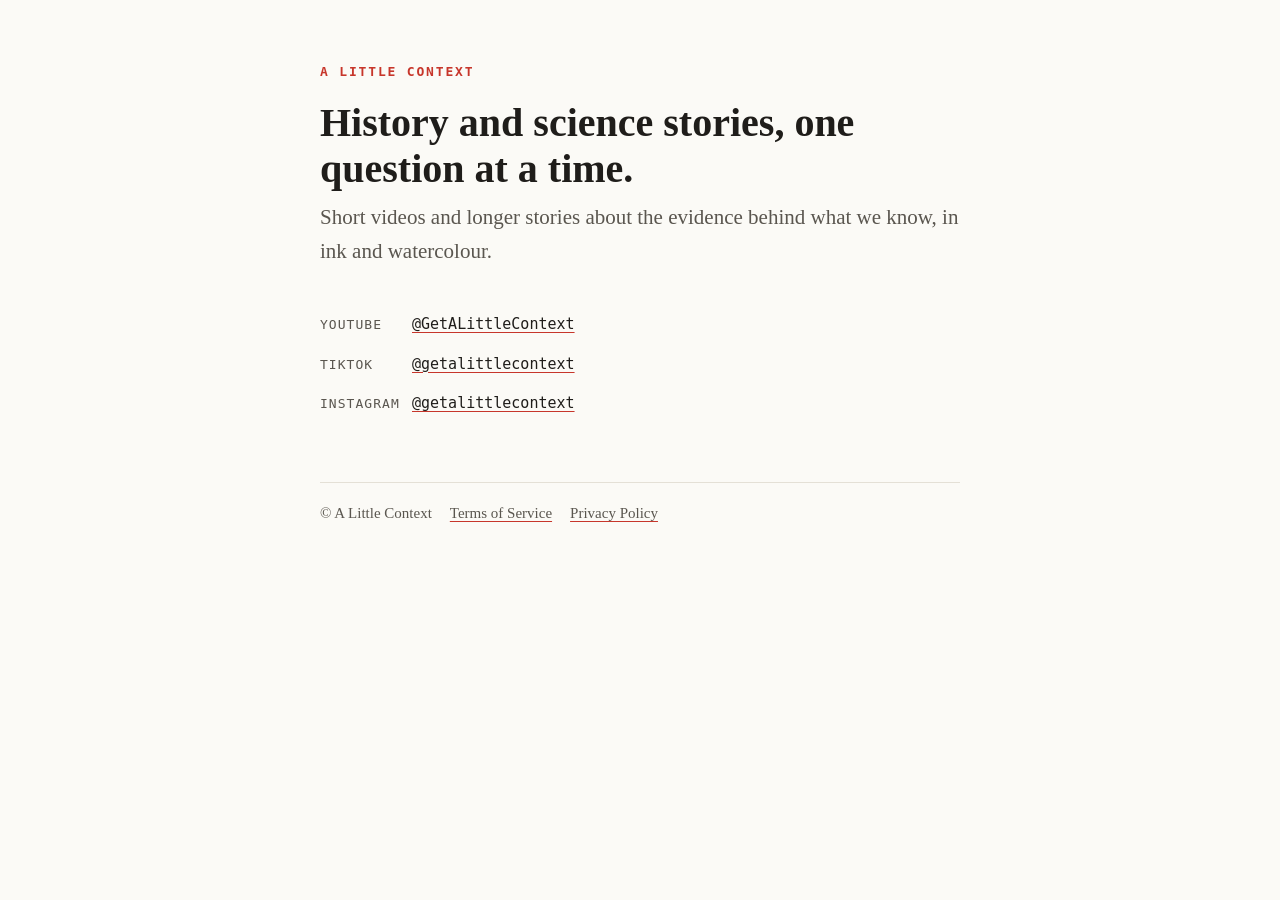
<file: index.html>
<!doctype html>
<html lang="en">
<head>
<meta charset="utf-8">
<meta name="viewport" content="width=device-width, initial-scale=1">
<title>A Little Context</title>
<meta name="description" content="History and science stories, one question at a time.">
<link rel="stylesheet" href="/style.css">
</head>
<body>
<header>
  <a class="mark" href="/">A Little Context</a>
  <h1>History and science stories, one question at a time.</h1>
  <p class="lede">Short videos and longer stories about the evidence behind what we know, in ink and watercolour.</p>
</header>

<ul class="channels">
  <li><span>YouTube</span><a href="https://www.youtube.com/@GetALittleContext">@GetALittleContext</a></li>
  <li><span>TikTok</span><a href="https://www.tiktok.com/@getalittlecontext">@getalittlecontext</a></li>
  <li><span>Instagram</span><a href="https://www.instagram.com/getalittlecontext/">@getalittlecontext</a></li>
</ul>

<footer>
  <span>© A Little Context</span>
  <a href="/terms/">Terms of Service</a>
  <a href="/privacy/">Privacy Policy</a>
</footer>
</body>
</html>
</file>
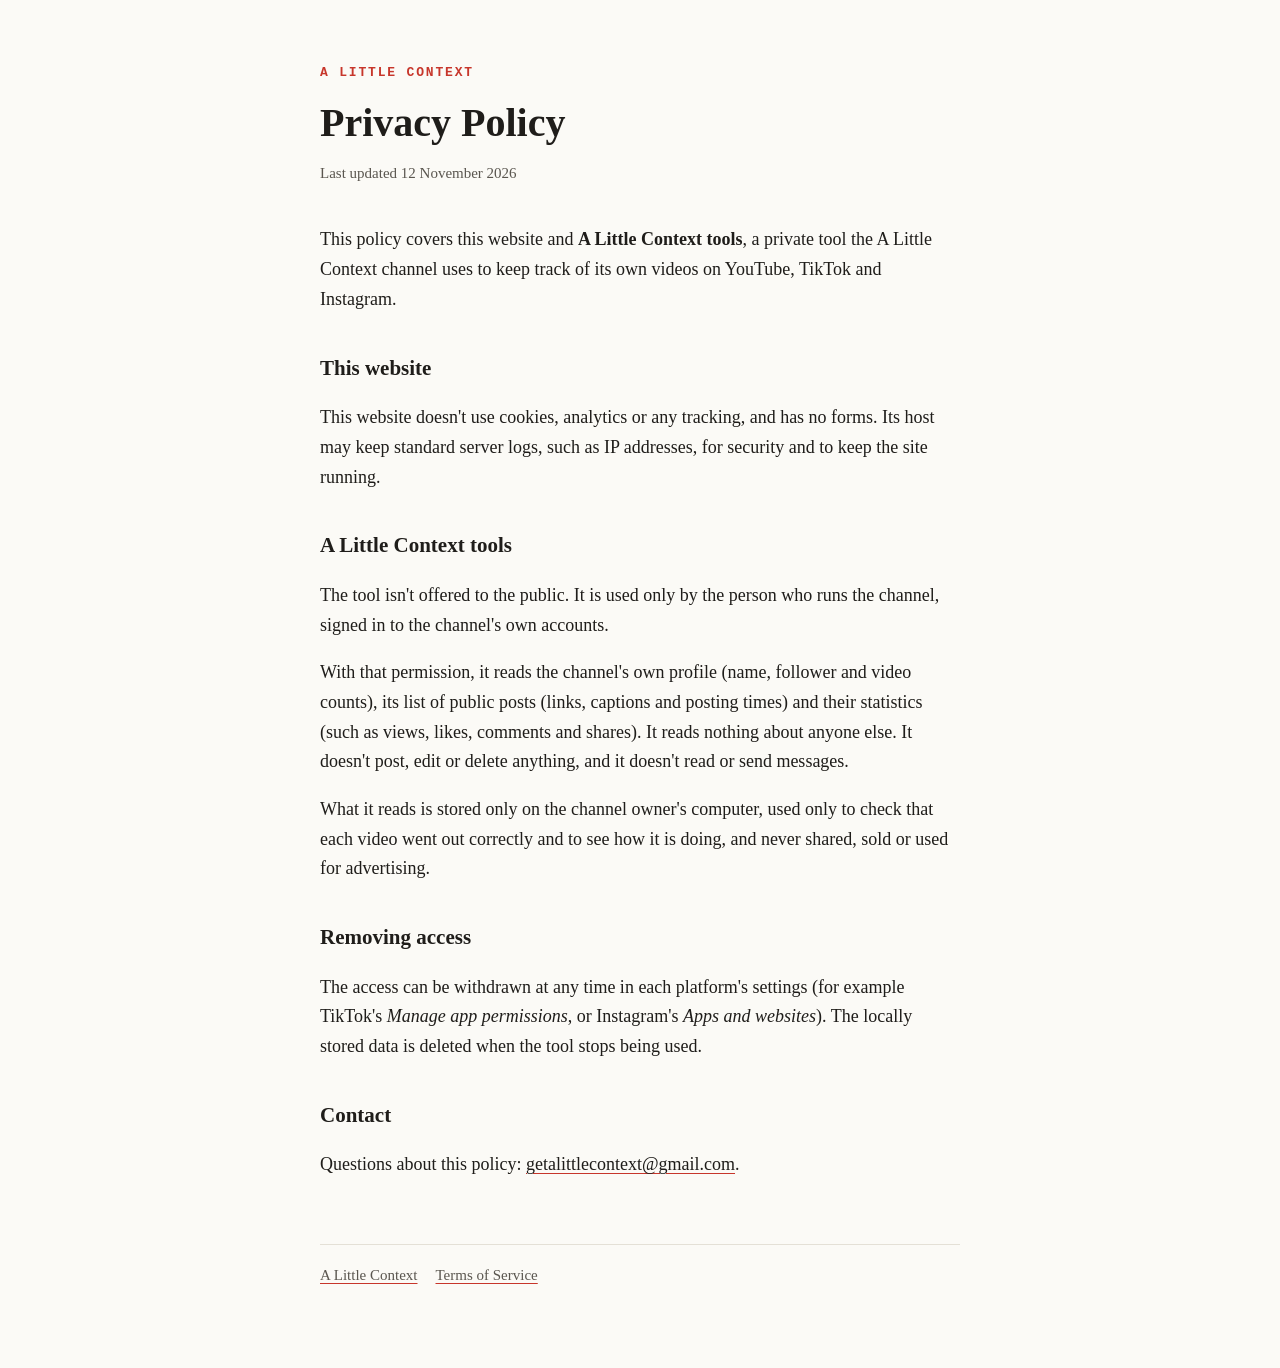
<file: privacy/index.html>
<!doctype html>
<html lang="en">
<head>
<meta charset="utf-8">
<meta name="viewport" content="width=device-width, initial-scale=1">
<title>Privacy Policy · A Little Context</title>
<link rel="stylesheet" href="/style.css">
</head>
<body>
<header>
  <a class="mark" href="/">A Little Context</a>
  <h1>Privacy Policy</h1>
  <p class="updated">Last updated 12 November 2026</p>
</header>

<p>This policy covers this website and <b>A Little Context tools</b>, a private tool the A Little Context channel uses to keep track of its own videos on YouTube, TikTok and Instagram.</p>

<h2>This website</h2>
<p>This website doesn't use cookies, analytics or any tracking, and has no forms. Its host may keep standard server logs, such as IP addresses, for security and to keep the site running.</p>

<h2>A Little Context tools</h2>
<p>The tool isn't offered to the public. It is used only by the person who runs the channel, signed in to the channel's own accounts.</p>
<p>With that permission, it reads the channel's own profile (name, follower and video counts), its list of public posts (links, captions and posting times) and their statistics (such as views, likes, comments and shares). It reads nothing about anyone else. It doesn't post, edit or delete anything, and it doesn't read or send messages.</p>
<p>What it reads is stored only on the channel owner's computer, used only to check that each video went out correctly and to see how it is doing, and never shared, sold or used for advertising.</p>

<h2>Removing access</h2>
<p>The access can be withdrawn at any time in each platform's settings (for example TikTok's <i>Manage app permissions</i>, or Instagram's <i>Apps and websites</i>). The locally stored data is deleted when the tool stops being used.</p>

<h2>Contact</h2>
<p>Questions about this policy: <a href="mailto:getalittlecontext@gmail.com">getalittlecontext@gmail.com</a>.</p>

<footer>
  <a href="/">A Little Context</a>
  <a href="/terms/">Terms of Service</a>
</footer>
</body>
</html>
</file>
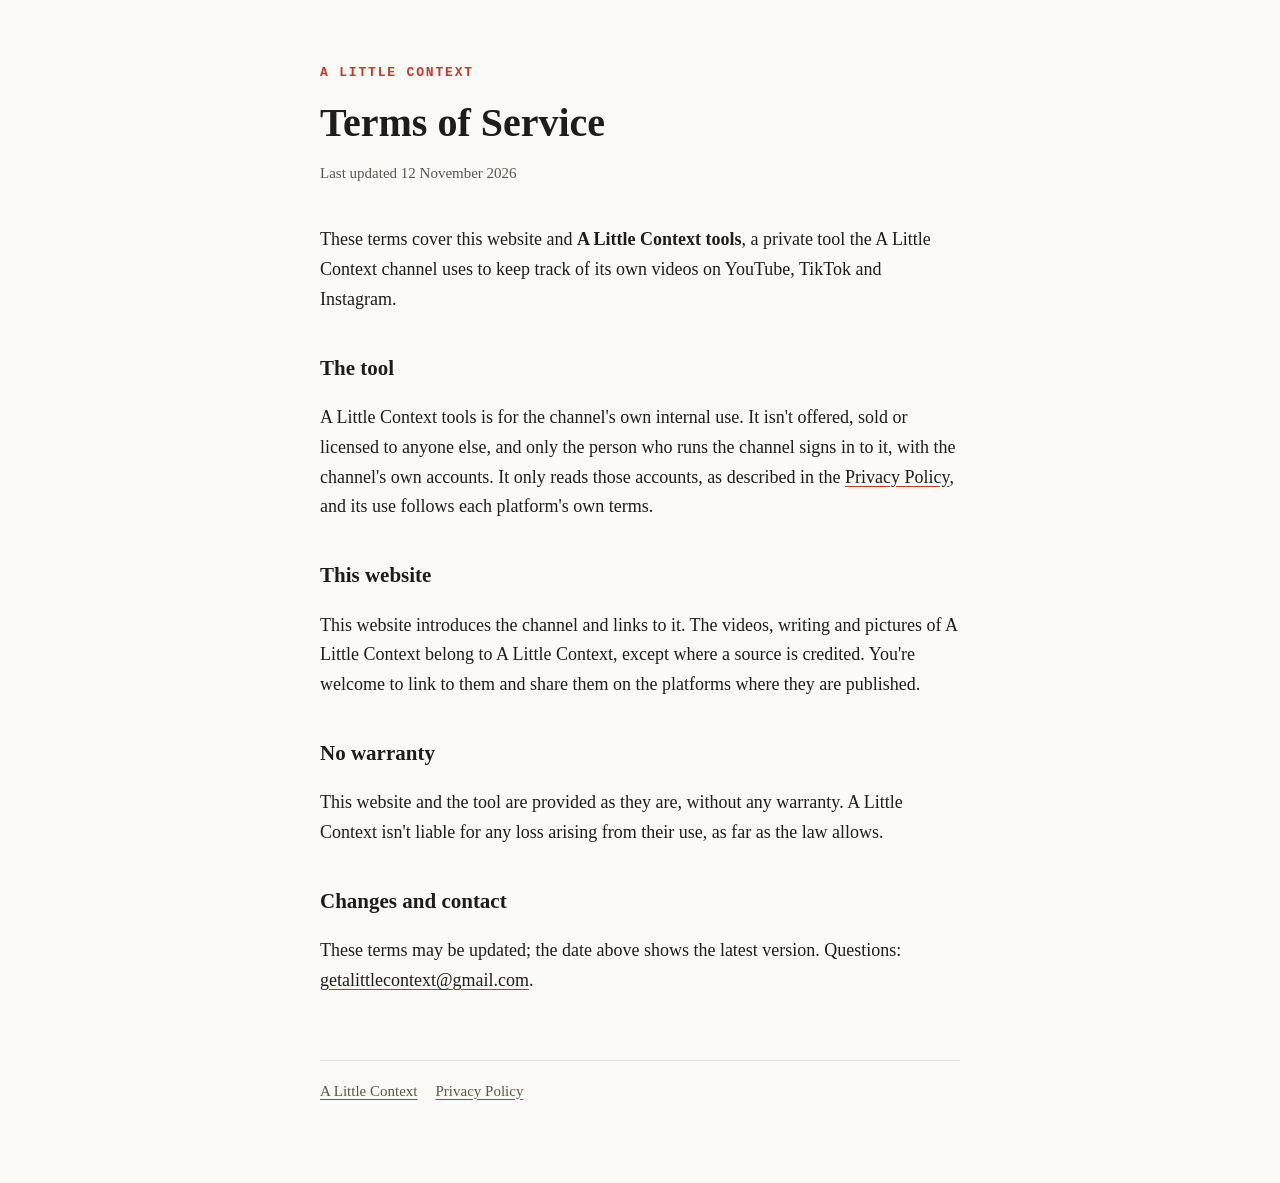
<file: terms/index.html>
<!doctype html>
<html lang="en">
<head>
<meta charset="utf-8">
<meta name="viewport" content="width=device-width, initial-scale=1">
<title>Terms of Service · A Little Context</title>
<link rel="stylesheet" href="/style.css">
</head>
<body>
<header>
  <a class="mark" href="/">A Little Context</a>
  <h1>Terms of Service</h1>
  <p class="updated">Last updated 12 November 2026</p>
</header>

<p>These terms cover this website and <b>A Little Context tools</b>, a private tool the A Little Context channel uses to keep track of its own videos on YouTube, TikTok and Instagram.</p>

<h2>The tool</h2>
<p>A Little Context tools is for the channel's own internal use. It isn't offered, sold or licensed to anyone else, and only the person who runs the channel signs in to it, with the channel's own accounts. It only reads those accounts, as described in the <a href="/privacy/">Privacy Policy</a>, and its use follows each platform's own terms.</p>

<h2>This website</h2>
<p>This website introduces the channel and links to it. The videos, writing and pictures of A Little Context belong to A Little Context, except where a source is credited. You're welcome to link to them and share them on the platforms where they are published.</p>

<h2>No warranty</h2>
<p>This website and the tool are provided as they are, without any warranty. A Little Context isn't liable for any loss arising from their use, as far as the law allows.</p>

<h2>Changes and contact</h2>
<p>These terms may be updated; the date above shows the latest version. Questions: <a href="mailto:getalittlecontext@gmail.com">getalittlecontext@gmail.com</a>.</p>

<footer>
  <a href="/">A Little Context</a>
  <a href="/privacy/">Privacy Policy</a>
</footer>
</body>
</html>
</file>
<file: style.css>
/* A Little Context: warm white paper, ink, and one red accent */
:root {
  --paper: #FBFAF6;
  --ink: #1F1D1A;
  --ink-2: #5A564F;
  --rule: #E4E0D6;
  --red: #C7362B;
  color-scheme: light;
}
* { box-sizing: border-box; }
html { background: var(--paper); }
body {
  margin: 0 auto;
  max-width: 680px;
  padding: 56px 20px 80px;
  color: var(--ink);
  background: var(--paper);
  font: 18px/1.65 "Iowan Old Style", "Palatino Linotype", Palatino, Georgia, serif;
}
a { color: var(--ink); text-decoration-color: var(--red); text-underline-offset: 3px; }
a:hover { color: var(--red); }
header { margin-bottom: 40px; }
.mark { font: 600 13px/1 ui-monospace, "SF Mono", Menlo, monospace; letter-spacing: .14em; text-transform: uppercase; color: var(--red); text-decoration: none; }
h1 { font-size: 40px; line-height: 1.15; margin: 14px 0 8px; font-weight: 600; }
h2 { font-size: 21px; margin: 36px 0 6px; }
.lede { font-size: 21px; color: var(--ink-2); margin: 0; }
ul.channels { list-style: none; padding: 0; margin: 28px 0 0; display: grid; gap: 10px; }
ul.channels a { font: 15px ui-monospace, "SF Mono", Menlo, monospace; }
ul.channels span { display: inline-block; width: 92px; color: var(--ink-2); font: 13px ui-monospace, "SF Mono", Menlo, monospace; text-transform: uppercase; letter-spacing: .08em; }
.updated { color: var(--ink-2); font-size: 15px; }
footer { margin-top: 64px; padding-top: 18px; border-top: 1px solid var(--rule); font-size: 15px; color: var(--ink-2); display: flex; gap: 18px; flex-wrap: wrap; }
footer a { color: var(--ink-2); }
@media (max-width: 520px) { body { padding-top: 36px; font-size: 17px; } h1 { font-size: 32px; } }
</file>
